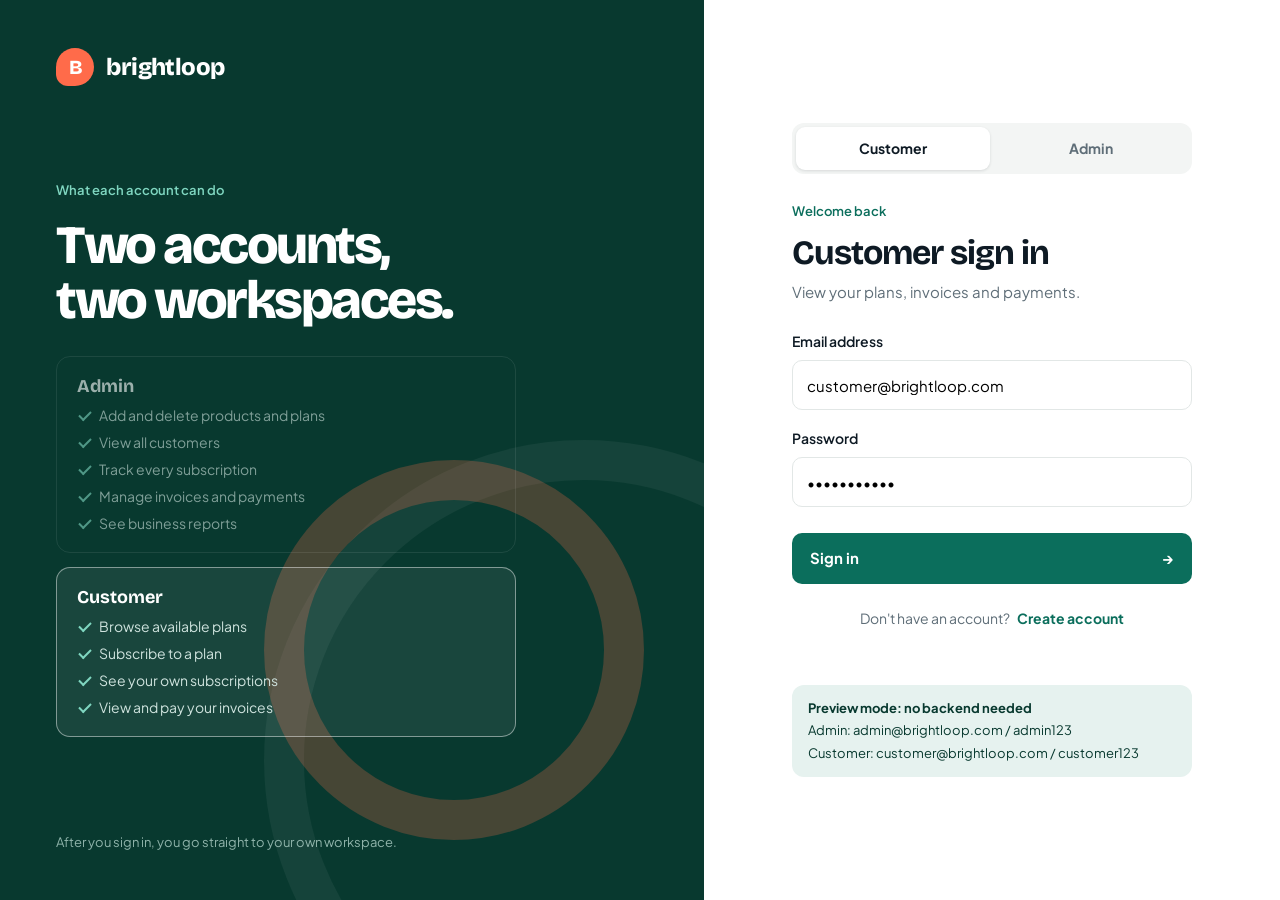
<file: index.html>
<!DOCTYPE html>
<html lang="en">
<head>
    <meta charset="UTF-8">
    <meta name="viewport" content="width=device-width, initial-scale=1.0">
    <meta name="description" content="Brightloop: manage customers, plans, invoices and subscriptions in one place.">
    <title>Brightloop | Subscription Management</title>
    <link rel="icon" href="data:image/svg+xml,<svg xmlns='http://www.w3.org/2000/svg' viewBox='0 0 100 100'><rect width='100' height='100' rx='24' fill='%235b45d6'/><text x='50' y='70' font-size='62' text-anchor='middle' fill='white' font-family='Arial' font-weight='bold'>B</text></svg>">
    <link rel="preconnect" href="https://fonts.googleapis.com">
    <link rel="preconnect" href="https://fonts.gstatic.com" crossorigin>
    <link href="https://fonts.googleapis.com/css2?family=DM+Sans:wght@400;500;600;700;800&family=Outfit:wght@400;500;600;700;800&display=swap" rel="stylesheet">
    <link rel="stylesheet" href="style.css">
</head>
<body>

    <!-- LOGIN / REGISTER -->
    <section id="auth-page" class="auth-page">
        <div class="auth-visual">
            <div class="auth-brand">
                <div class="brand-icon">B</div>
                <span>brightloop</span>
            </div>

            <div class="auth-message">
                <span class="eyebrow" id="access-eyebrow">What each account can do</span>
                <h1>Two accounts,<br>two workspaces.</h1>

                <div class="role-cards">
                    <div class="role-card" data-role="admin">
                        <h3>Admin</h3>
                        <ul>
                            <li>Add and delete products and plans</li>
                            <li>View all customers</li>
                            <li>Track every subscription</li>
                            <li>Manage invoices and payments</li>
                            <li>See business reports</li>
                        </ul>
                    </div>
                    <div class="role-card active" data-role="customer">
                        <h3>Customer</h3>
                        <ul>
                            <li>Browse available plans</li>
                            <li>Subscribe to a plan</li>
                            <li>See your own subscriptions</li>
                            <li>View and pay your invoices</li>
                        </ul>
                    </div>
                </div>
            </div>

            <div class="auth-footer">After you sign in, you go straight to your own workspace.</div>
        </div>

        <div class="auth-panel">
            <div class="auth-mobile-brand">
                <div class="brand-icon">B</div>
                <span>brightloop</span>
            </div>

            <div class="auth-box">
                <div class="role-tabs" role="tablist" aria-label="Sign in as">
                    <button type="button" class="role-tab active" data-role="customer" role="tab">Customer</button>
                    <button type="button" class="role-tab" data-role="admin" role="tab">Admin</button>
                </div>

                <span class="eyebrow" id="auth-eyebrow">Welcome back</span>
                <h2 id="auth-title">Customer sign in</h2>
                <p id="auth-description">View your plans, invoices and payments.</p>

                <form id="login-form">
                    <label for="login-email">Email address</label>
                    <input type="email" id="login-email" placeholder="you@example.com" autocomplete="email" required>

                    <label for="login-password">Password</label>
                    <input type="password" id="login-password" placeholder="Enter your password" autocomplete="current-password" required>

                    <button class="primary-button auth-submit" type="submit">
                        Sign in <span>→</span>
                    </button>
                </form>

                <form id="register-form" class="hidden">
                    <label for="register-name">Full name</label>
                    <input type="text" id="register-name" placeholder="Your name" autocomplete="name" required>

                    <label for="register-email">Email address</label>
                    <input type="email" id="register-email" placeholder="you@example.com" autocomplete="email" required>

                    <label for="register-password">Password</label>
                    <input type="password" id="register-password" placeholder="Create a password" autocomplete="new-password" minlength="6" required>

                    <button class="primary-button auth-submit" type="submit">
                        Create account <span>→</span>
                    </button>
                </form>

                <div class="auth-switch" id="auth-switch">
                    <span id="auth-switch-text">Don't have an account?</span>
                    <button type="button" id="auth-switch-button">Create account</button>
                </div>
                <div id="auth-error" class="auth-error" role="alert"></div>
                <div class="demo-hint">
                    <strong>Preview mode: no backend needed</strong>
                    <span>Admin: admin@brightloop.com / admin123</span>
                    <span>Customer: customer@brightloop.com / customer123</span>
                </div>
            </div>
        </div>
    </section>

    <!-- MAIN APPLICATION -->
    <div id="app" class="app hidden">

        <!-- SIDEBAR -->
        <aside class="sidebar">
            <div class="sidebar-brand">
                <div class="brand-icon">B</div>
                <span>brightloop</span>
            </div>

            <div class="workspace-label">WORKSPACE</div>
            <nav id="navigation" class="navigation" aria-label="Main navigation"></nav>

            <div class="sidebar-bottom">
                <div class="help-card">
                    <div class="help-icon">✦</div>
                    <strong>Need a hand?</strong>
                    <p>Your workspace, made easier.</p>
                </div>

                <button id="logout-button" class="logout-button">
                    <span>↪</span> Sign out
                </button>
            </div>
        </aside>

        <!-- MAIN CONTENT -->
        <main class="main-area">
            <header class="topbar">
                <div class="topbar-left">
                    <div class="breadcrumb" id="breadcrumb">Workspace / Overview</div>
                    <h1 id="page-heading">Overview</h1>
                </div>

                <div class="topbar-right">
                    <div class="date-label" id="current-date"></div>
                    <button type="button" class="switch-view" id="switch-view-button"></button>
                    <button class="notification-button" title="Notifications" aria-label="Notifications">
                        <svg viewBox="0 0 24 24" width="19" height="19" fill="none" stroke="currentColor" stroke-width="1.8" stroke-linecap="round" stroke-linejoin="round" aria-hidden="true"><path d="M6 8a6 6 0 0112 0c0 7 3 8 3 8H3s3-1 3-8"/><path d="M10 20a2 2 0 004 0"/></svg>
                        <span></span>
                    </button>
                    <div class="user-profile">
                        <div class="avatar" id="user-avatar">U</div>
                        <div class="user-info">
                            <strong id="logged-user">User</strong>
                            <small id="user-role">Account</small>
                        </div>
                    </div>
                </div>
            </header>

            <section id="page-content" class="page-content" aria-live="polite">
                <div class="loading-state">Loading your workspace...</div>
            </section>

            <footer class="app-footer">
                <span>© 2026 Brightloop</span>
                <span>Made for smarter business management ✦</span>
            </footer>
        </main>
    </div>

    <!-- MODAL -->
    <div id="modal" class="modal hidden" role="dialog" aria-modal="true">
        <div class="modal-backdrop" id="modal-backdrop"></div>
        <div class="modal-box">
            <div id="modal-content"></div>
        </div>
    </div>

    <!-- TOAST -->
    <div id="toast" class="toast" role="status"></div>

    <script src="script.js"></script>
</body>
</html>
</file>
<file: style.css>
/* =========================================
   BRIGHTLOOP - REDESIGNED STYLESHEET
   Replaces the old style.css completely.
========================================= */
@import url('https://fonts.googleapis.com/css2?family=Bricolage+Grotesque:opsz,wght@12..96,500;12..96,700;12..96,800&family=Plus+Jakarta+Sans:wght@400;500;600;700&display=swap');

:root {
    --bg: #f3f5f4;
    --white: #ffffff;
    --ink: #0e1a24;
    --muted: #5f6e78;
    --line: #e2e7e6;
    --brand: #0b6e5c;
    --brand-deep: #08392f;
    --brand-soft: #e6f2ef;
    --coral: #ff6b4a;
    --green: #0b8a5f;
    --amber: #b7791f;
    --red: #c0392b;
    --purple: var(--brand);
    --blue: var(--brand);
    --orange: var(--amber);
    --border: var(--line);
    --radius: 14px;
    --display: 'Bricolage Grotesque', sans-serif;
    --body: 'Plus Jakarta Sans', system-ui, sans-serif;
}

* { box-sizing: border-box; margin: 0; padding: 0; }

body {
    font-family: var(--body);
    background: var(--bg);
    color: var(--ink);
    min-height: 100vh;
    font-size: 15px;
    line-height: 1.5;
    -webkit-font-smoothing: antialiased;
}

button, input, select, textarea { font: inherit; }
button { cursor: pointer; }
.hidden { display: none !important; }

:focus-visible { outline: 2px solid var(--brand); outline-offset: 2px; }

/* ---------- AUTH ---------- */
.auth-page { min-height: 100vh; display: grid; grid-template-columns: 1.1fr .9fr; background: var(--white); }

.auth-visual {
    background: var(--brand-deep);
    color: #fff;
    padding: 48px 8%;
    display: flex;
    flex-direction: column;
    justify-content: space-between;
    position: relative;
    overflow: hidden;
}
.auth-visual::before, .auth-visual::after {
    content: ""; position: absolute; border-radius: 50%; pointer-events: none;
    border: 40px solid rgba(255,255,255,.05);
}
.auth-visual::before { width: 560px; height: 560px; right: -200px; bottom: -180px; }
.auth-visual::after { width: 300px; height: 300px; right: 60px; bottom: 60px; border-color: rgba(255,107,74,.25); }

.auth-brand, .sidebar-brand, .auth-mobile-brand {
    display: flex; align-items: center; gap: 12px;
    font-family: var(--display); font-size: 24px; font-weight: 800; letter-spacing: -.6px;
}
.brand-icon {
    width: 38px; height: 38px; display: grid; place-items: center;
    background: var(--coral); color: #fff; border-radius: 50% 50% 50% 12px;
    font-family: var(--display); font-weight: 800; font-size: 20px;
}

.auth-message { position: relative; z-index: 1; max-width: 540px; margin: auto 0; padding: 60px 0; }
.eyebrow { display: block; font-size: 13px; font-weight: 600; color: #7fd6c0; text-transform: lowercase; }
.eyebrow::first-letter { text-transform: uppercase; }
.auth-message h1 {
    font: 800 clamp(44px, 5.4vw, 74px)/1.02 var(--display);
    letter-spacing: -2.5px; margin: 18px 0 22px;
}
.auth-message h1 span { color: #fff; box-shadow: inset 0 -.28em 0 rgba(255,107,74,.75); }
.auth-message p { color: #b9d3cc; line-height: 1.7; max-width: 420px; font-size: 17px; }
.auth-decoration { display: none; }
.auth-footer { color: #8fb3aa; font-size: 13px; position: relative; z-index: 1; }

.auth-panel { display: grid; place-items: center; padding: 40px; }
.auth-box { width: 100%; max-width: 400px; }
.auth-box .eyebrow { color: var(--brand); }
.auth-box h2 { font: 700 34px var(--display); margin: 10px 0 8px; letter-spacing: -1px; }
.auth-box > p { color: var(--muted); margin-bottom: 28px; }
.auth-box label { display: block; font-size: 14px; font-weight: 600; margin: 18px 0 8px; }
.auth-box input {
    width: 100%; height: 50px; border: 1.5px solid var(--line); border-radius: 10px;
    padding: 0 14px; outline: none; background: #fff; transition: border-color .15s, box-shadow .15s;
}
.auth-box input:focus { border-color: var(--brand); box-shadow: 0 0 0 4px rgba(11,110,92,.12); }

.primary-button {
    border: none; background: var(--brand); color: #fff; border-radius: 10px;
    padding: 14px 18px; font-weight: 700; transition: background .15s, transform .1s;
}
.primary-button:hover { background: var(--brand-deep); }
.primary-button:active { transform: scale(.985); }
.primary-button:disabled, .action-button:disabled { opacity: .6; cursor: not-allowed; }
.auth-submit { width: 100%; margin-top: 26px; display: flex; justify-content: space-between; }

.auth-switch { text-align: center; margin-top: 24px; font-size: 14px; color: var(--muted); }
.auth-switch button { border: none; background: none; color: var(--brand); font-weight: 700; margin-left: 5px; }
.auth-error { color: var(--red); font-size: 14px; margin-top: 14px; min-height: 20px; }
.auth-mobile-brand { display: none; }

/* ---------- APP LAYOUT ---------- */
.app { min-height: 100vh; display: flex; }

.sidebar {
    width: 250px; min-width: 250px; background: var(--white); border-right: 1px solid var(--line);
    display: flex; flex-direction: column; padding: 26px 16px 18px; min-height: 100vh;
    position: sticky; top: 0; height: 100vh;
}
.sidebar-brand { padding: 0 10px 34px; font-size: 22px; color: var(--ink); }
.workspace-label { color: var(--muted); font-size: 12px; font-weight: 600; padding: 0 12px 10px; text-transform: lowercase; }
.workspace-label::first-letter { text-transform: uppercase; }

.navigation { display: flex; flex-direction: column; gap: 4px; }
.nav-item {
    width: 100%; display: flex; align-items: center; gap: 12px; color: var(--muted);
    background: transparent; border: none; border-radius: 10px; padding: 11px 12px;
    font-size: 14px; font-weight: 600; text-align: left; transition: background .15s, color .15s;
}
.nav-item:hover { background: var(--bg); color: var(--ink); }
.nav-item.active { background: var(--ink); color: #fff; }
.nav-icon { width: 20px; display: grid; place-items: center; font-size: 16px; }
.nav-icon svg, .stat-icon svg {
    width: 18px; height: 18px; stroke: currentColor; fill: none;
    stroke-width: 1.8; stroke-linecap: round; stroke-linejoin: round;
}

.sidebar-bottom { margin-top: auto; }
.help-card { background: var(--brand-soft); padding: 16px; border-radius: 12px; margin-bottom: 14px; }
.help-icon { color: var(--brand); font-size: 18px; margin-bottom: 6px; }
.help-card strong { font: 700 14px var(--display); }
.help-card p { font-size: 12px; color: var(--muted); margin-top: 3px; }
.logout-button {
    border: none; background: none; color: var(--muted); display: flex; gap: 10px; align-items: center;
    padding: 11px 12px; width: 100%; font-size: 14px; font-weight: 600; border-radius: 10px;
}
.logout-button:hover { background: #fdecea; color: var(--red); }

/* ---------- MAIN ---------- */
.main-area { min-width: 0; flex: 1; padding: 0 40px; display: flex; flex-direction: column; }
.topbar { min-height: 96px; display: flex; align-items: center; justify-content: space-between; gap: 20px; }
.breadcrumb { font-size: 13px; color: var(--muted); margin-bottom: 4px; }
.topbar h1 { font: 800 30px var(--display); letter-spacing: -1px; }
.topbar-right { display: flex; align-items: center; gap: 16px; }
.date-label { font-size: 13px; color: var(--muted); }
.notification-button {
    width: 42px; height: 42px; background: #fff; border: 1px solid var(--line); border-radius: 50%;
    display: grid; place-items: center; position: relative; color: var(--ink);
}
.notification-button span { width: 8px; height: 8px; background: var(--coral); border-radius: 50%; position: absolute; top: 9px; right: 10px; border: 2px solid #fff; box-sizing: content-box; }
.user-profile { display: flex; align-items: center; gap: 10px; }
.avatar {
    width: 42px; height: 42px; border-radius: 50%; display: grid; place-items: center;
    background: var(--brand); color: #fff; font-weight: 700;
}
.user-info strong, .user-info small { display: block; }
.user-info strong { font-size: 14px; }
.user-info small { color: var(--muted); font-size: 12px; }

.page-content { padding: 8px 0 32px; flex: 1; min-width: 0; }
.app-footer { padding: 18px 0; border-top: 1px solid var(--line); display: flex; justify-content: space-between; color: var(--muted); font-size: 12px; }

/* ---------- BANNER ---------- */
.welcome-banner {
    background: var(--brand-deep); color: #fff; border-radius: 18px; padding: 32px 36px;
    min-height: 150px; display: flex; align-items: center; justify-content: space-between;
    position: relative; overflow: hidden; margin-bottom: 22px;
}
.welcome-banner::after {
    content: ""; position: absolute; width: 260px; height: 260px; border-radius: 50%;
    right: -40px; top: -90px; border: 34px solid rgba(255,255,255,.06);
}
.welcome-banner > * { position: relative; z-index: 1; }
.welcome-banner h2 { font: 800 30px var(--display); letter-spacing: -1px; margin-bottom: 6px; }
.welcome-banner p { color: #b9d3cc; font-size: 15px; }
.banner-tag { background: rgba(255,255,255,.1); padding: 10px 16px; border-radius: 99px; font-size: 13px; font-weight: 600; }

/* ---------- STATS: one joined strip, not four cards ---------- */
.stats-grid {
    display: grid; grid-template-columns: repeat(4, minmax(0, 1fr)); gap: 1px;
    background: var(--line); border: 1px solid var(--line); border-radius: var(--radius);
    overflow: hidden; margin-bottom: 22px;
}
.stat-card { background: #fff; padding: 22px 24px; }
.stat-top { margin-bottom: 14px; }
.stat-icon { width: 36px; height: 36px; border-radius: 10px; display: grid; place-items: center; background: var(--brand-soft); color: var(--brand); font-size: 16px; }
.stat-label { font-size: 14px; color: var(--muted); }
.stat-value { font: 800 32px var(--display); letter-spacing: -1px; margin-top: 4px; font-variant-numeric: tabular-nums; }

/* ---------- PANELS ---------- */
.dashboard-grid { display: grid; grid-template-columns: 1.5fr 1fr; gap: 20px; margin-bottom: 22px; }
.panel, .table-panel, .product-card {
    background: #fff; border: 1px solid var(--line); border-radius: var(--radius);
}
.panel { padding: 24px; min-width: 0; }
.panel-heading { display: flex; align-items: center; justify-content: space-between; gap: 10px; margin-bottom: 20px; }
.panel-heading h3, .table-toolbar h3 { font: 700 19px var(--display); letter-spacing: -.3px; }
.panel-heading p { color: var(--muted); font-size: 13px; margin-top: 2px; }
.panel-link { border: none; background: none; color: var(--brand); font-size: 14px; font-weight: 700; }
.panel-link:hover { text-decoration: underline; }

.chart-placeholder { min-height: 190px; display: flex; align-items: end; justify-content: space-around; gap: 10px; border-bottom: 1px solid var(--line); }
.chart-column { flex: 1; display: flex; align-items: center; flex-direction: column; justify-content: end; height: 180px; gap: 8px; }
.chart-bar { width: min(30px, 75%); min-height: 5px; background: var(--brand); border-radius: 6px 6px 0 0; }
.chart-column small { color: var(--muted); font-size: 12px; }

.status-chart { display: flex; flex-direction: column; gap: 18px; padding: 6px 0; }
.status-row { display: grid; grid-template-columns: 90px 1fr 36px; align-items: center; gap: 12px; font-size: 14px; font-weight: 500; }
.status-row .track { height: 10px; background: var(--bg); border-radius: 99px; overflow: hidden; }
.status-row .fill { height: 100%; border-radius: 99px; background: var(--brand); }
.status-row .fill.pending { background: #e3a53b; }
.status-row .fill.cancelled { background: var(--coral); }
.status-row b { text-align: right; font-variant-numeric: tabular-nums; }

.activity-list { display: flex; flex-direction: column; gap: 6px; }
.activity-item { display: flex; align-items: center; gap: 12px; padding: 10px; border-radius: 10px; }
.activity-item[onclick]:hover { background: var(--bg); }
.activity-icon { width: 38px; height: 38px; border-radius: 10px; display: grid; place-items: center; flex-shrink: 0; background: var(--brand-soft); color: var(--brand); }
.activity-icon svg { width: 18px; height: 18px; stroke: currentColor; fill: none; stroke-width: 1.8; stroke-linecap: round; stroke-linejoin: round; }
.activity-text { flex: 1; min-width: 0; }
.activity-text strong { display: block; font-size: 14px; }
.activity-text small { display: block; color: var(--muted); font-size: 12px; margin-top: 2px; }

/* ---------- TABLES ---------- */
.table-panel { overflow: hidden; }
.table-toolbar { display: flex; align-items: center; justify-content: space-between; padding: 20px 24px; gap: 14px; flex-wrap: wrap; }
.toolbar-actions { display: flex; gap: 10px; flex-wrap: wrap; }
.search-input, .filter-select {
    border: 1.5px solid var(--line); background: #fff; border-radius: 10px; padding: 10px 14px;
    font-size: 14px; min-width: 230px; outline: none;
}
.search-input:focus, .filter-select:focus { border-color: var(--brand); }
.action-button {
    border: none; background: var(--brand); color: #fff; border-radius: 10px;
    padding: 10px 18px; font-size: 14px; font-weight: 700; transition: background .15s;
}
.action-button:hover { background: var(--brand-deep); }

.table-scroll { overflow: auto; max-height: 65vh; }
table { width: 100%; border-collapse: collapse; white-space: nowrap; }
th {
    background: var(--bg); color: var(--muted); font-size: 13px; font-weight: 600;
    padding: 12px 24px; text-align: left; position: sticky; top: 0; z-index: 1;
}
td { padding: 16px 24px; border-top: 1px solid var(--line); font-size: 14px; font-variant-numeric: tabular-nums; }
tbody tr:hover { background: #fafcfb; }

.status { display: inline-flex; align-items: center; gap: 7px; padding: 5px 12px; border-radius: 99px; font-size: 12px; font-weight: 700; text-transform: capitalize; }
.status::before { content: ""; width: 6px; height: 6px; border-radius: 50%; background: currentColor; }
.status.active, .status.paid { color: var(--green); background: #e3f5ed; }
.status.pending { color: var(--amber); background: #fdf1da; }
.status.cancelled, .status.overdue { color: var(--red); background: #fbe9e6; }

.row-action { border: none; background: var(--brand-soft); color: var(--brand); padding: 8px 14px; border-radius: 8px; font-size: 13px; font-weight: 700; }
.row-action:hover { background: #d4e9e4; }
.danger-action { background: #fbe9e6; color: var(--red); }
.danger-action:hover { background: #f6d6d1; }

/* ---------- PLAN CARDS ---------- */
.cards-grid { display: grid; grid-template-columns: repeat(3, minmax(0, 1fr)); gap: 18px; }
.product-card { padding: 24px; display: flex; flex-direction: column; transition: border-color .15s; }
.product-card:hover { border-color: var(--brand); }
.product-card-icon { width: 44px; height: 44px; border-radius: 12px; display: grid; place-items: center; background: var(--brand-soft); color: var(--brand); font-size: 20px; margin-bottom: 18px; }
.product-card h3 { font: 700 20px var(--display); margin-bottom: 6px; }
.product-card p { font-size: 14px; color: var(--muted); line-height: 1.6; }
.product-price { font: 800 30px var(--display); letter-spacing: -1px; margin: 20px 0; }
.product-price small { font: 500 13px var(--body); color: var(--muted); letter-spacing: 0; }
.product-card .action-button { width: 100%; margin-top: auto; padding: 12px; }

/* ---------- MODAL ---------- */
.modal { position: fixed; inset: 0; z-index: 100; display: grid; place-items: center; padding: 20px; }
.modal-backdrop { position: absolute; inset: 0; background: rgba(8,26,22,.55); backdrop-filter: blur(4px); }
.modal-box {
    position: relative; background: #fff; border-radius: 18px; width: 100%; max-width: 480px;
    max-height: 90vh; overflow-y: auto; padding: 30px; box-shadow: 0 30px 80px rgba(8,26,22,.25);
    animation: pop .18s ease;
}
@keyframes pop { from { opacity: 0; transform: translateY(8px) scale(.98); } to { opacity: 1; transform: none; } }
.modal-box h2 { font: 800 24px var(--display); letter-spacing: -.6px; margin-bottom: 8px; }
.modal-box label { display: block; font-size: 14px; font-weight: 600; margin: 16px 0 7px; }
.modal-box input, .modal-box select, .modal-box textarea {
    width: 100%; border: 1.5px solid var(--line); border-radius: 10px; padding: 12px 14px;
    outline: none; background: #fff; font-size: 15px;
}
.modal-box input:focus, .modal-box select:focus, .modal-box textarea:focus { border-color: var(--brand); box-shadow: 0 0 0 4px rgba(11,110,92,.1); }
.modal-actions { display: flex; justify-content: flex-end; gap: 10px; margin-top: 26px; }
.secondary-button { border: 1.5px solid var(--line); background: #fff; color: var(--ink); padding: 10px 18px; border-radius: 10px; font-size: 14px; font-weight: 700; }
.secondary-button:hover { background: var(--bg); }

/* ---------- STATES ---------- */
.empty-state { text-align: center; padding: 56px 20px; color: var(--muted); font-size: 14px; }
.empty-state h3 { color: var(--ink); font: 700 20px var(--display); margin-bottom: 8px; }
.empty-state p { max-width: 340px; margin: 0 auto 18px; line-height: 1.6; }
.loading-state { padding: 0; color: var(--muted); }
.skeleton { display: grid; gap: 14px; }
.skeleton i {
    display: block; height: 90px; border-radius: var(--radius);
    background: linear-gradient(90deg, #e9eeed 25%, #f5f8f7 50%, #e9eeed 75%);
    background-size: 200% 100%; animation: shimmer 1.2s infinite;
}
@keyframes shimmer { to { background-position: -200% 0; } }

.toast {
    position: fixed; bottom: 24px; right: 24px; background: var(--ink); color: #fff;
    padding: 14px 20px; border-radius: 12px; font-size: 14px; font-weight: 500;
    border-left: 4px solid #3fd1a1; box-shadow: 0 12px 30px rgba(0,0,0,.2);
    opacity: 0; transform: translateY(12px); transition: .25s; z-index: 200; pointer-events: none;
}
.toast.show { opacity: 1; transform: none; }
.toast.error { border-left-color: var(--coral); }

/* ---------- RESPONSIVE ---------- */
@media (max-width: 1100px) {
    .sidebar { width: 210px; min-width: 210px; }
    .main-area { padding: 0 24px; }
    .stats-grid { grid-template-columns: repeat(2, 1fr); }
    .cards-grid { grid-template-columns: repeat(2, 1fr); }
    .dashboard-grid { grid-template-columns: 1fr; }
}

@media (max-width: 760px) {
    .auth-page { grid-template-columns: 1fr; }
    .auth-visual { display: none; }
    .auth-panel { min-height: 100vh; padding: 25px; align-content: center; }
    .auth-mobile-brand { display: flex; margin-bottom: 40px; font-size: 22px; }
    .app { display: block; }
    .sidebar { width: 100%; min-width: 0; height: auto; min-height: auto; position: static; padding: 14px 14px 10px; border-right: none; border-bottom: 1px solid var(--line); }
    .sidebar-brand { padding: 0 4px 12px; }
    .workspace-label, .sidebar-bottom, .help-card { display: none; }
    .navigation { flex-direction: row; overflow-x: auto; padding-bottom: 4px; }
    .nav-item { width: auto; flex-shrink: 0; padding: 10px 14px; }
    .main-area { padding: 0 16px; }
    .topbar { min-height: 80px; }
    .topbar h1 { font-size: 24px; }
    .date-label, .user-info, .banner-tag { display: none; }
    .cards-grid { grid-template-columns: 1fr; }
    .welcome-banner { padding: 24px; }
    .welcome-banner h2 { font-size: 24px; }
    .search-input { min-width: 0; width: 100%; }
    .toolbar-actions { width: 100%; }
    td, th { padding-left: 14px; padding-right: 14px; }
    .app-footer { gap: 8px; flex-wrap: wrap; }
}

@media (max-width: 440px) {
    .stat-card { padding: 16px; }
    .stat-value { font-size: 24px; }
}

@media (prefers-reduced-motion: reduce) {
    *, *::before, *::after { animation: none !important; transition: none !important; }
}

/* ---------- LOGIN: ROLE TABS AND ACCESS CARDS ---------- */
.role-tabs {
    display: grid; grid-template-columns: 1fr 1fr; gap: 4px; padding: 4px;
    background: var(--bg); border-radius: 12px; margin-bottom: 28px;
}
.role-tab {
    border: none; background: transparent; color: var(--muted); padding: 11px;
    border-radius: 9px; font-weight: 700; font-size: 14px; transition: background .15s, color .15s;
}
.role-tab:hover { color: var(--ink); }
.role-tab.active { background: #fff; color: var(--ink); box-shadow: 0 1px 3px rgba(14,26,36,.12); }

.auth-message h1 { font-size: clamp(36px, 4.2vw, 56px); margin-bottom: 28px; }
.role-cards { display: grid; gap: 14px; max-width: 460px; }
.role-card {
    border: 1px solid rgba(255,255,255,.14); border-radius: 14px; padding: 18px 20px;
    opacity: .6; transition: opacity .2s, border-color .2s, background .2s;
}
.role-card.active { opacity: 1; border-color: rgba(255,255,255,.45); background: rgba(255,255,255,.07); }
.role-card h3 { font: 700 18px var(--display); margin-bottom: 8px; }
.role-card ul { list-style: none; display: grid; gap: 6px; }
.role-card li { font-size: 14px; color: #cfe3de; padding-left: 22px; position: relative; }
.role-card li::before {
    content: ""; position: absolute; left: 2px; top: 6px; width: 10px; height: 5px;
    border-left: 2px solid #7fd6c0; border-bottom: 2px solid #7fd6c0; transform: rotate(-45deg);
}

.demo-hint { margin-top: 22px; padding: 14px 16px; background: var(--brand-soft); border-radius: 12px; font-size: 13px; color: var(--brand-deep); display: grid; gap: 3px; }

.switch-view {
    border: 1.5px solid var(--line); background: #fff; color: var(--ink);
    padding: 9px 16px; border-radius: 99px; font-size: 13px; font-weight: 700;
    transition: border-color .15s, background .15s;
}
.switch-view:hover { border-color: var(--brand); background: var(--brand-soft); }
@media (max-width: 760px) { .switch-view { padding: 8px 12px; font-size: 12px; } }

/* ---------- INVOICE DETAILS ---------- */
.modal-box.wide { max-width: 720px; }
.invoice-head { display: flex; justify-content: space-between; align-items: flex-start; gap: 12px; margin-bottom: 20px; }
.invoice-brand { font: 800 15px var(--display); color: var(--brand); letter-spacing: -.3px; }
.invoice-head h2 { margin: 2px 0 0; }
.invoice-meta { display: grid; grid-template-columns: 1.4fr 1fr 1fr; gap: 16px; padding: 16px 0; border-top: 1px solid var(--line); border-bottom: 1px solid var(--line); margin-bottom: 18px; }
.invoice-meta small { display: block; color: var(--muted); font-size: 12px; margin-bottom: 3px; }
.invoice-meta strong { display: block; font-size: 15px; }
.invoice-meta span { display: block; color: var(--muted); font-size: 13px; }
.invoice-scroll { max-height: none; border: 1px solid var(--line); border-radius: 12px; }
.invoice-items th, .invoice-items td { padding: 12px 16px; }
.invoice-items .num { text-align: right; }
.invoice-items td { white-space: normal; }
.invoice-totals { margin: 18px 0 0 auto; max-width: 320px; display: grid; gap: 8px; }
.total-row { display: flex; justify-content: space-between; gap: 20px; font-size: 14px; color: var(--muted); }
.total-row strong { color: var(--ink); font-variant-numeric: tabular-nums; }
.total-row.discount strong { color: var(--green); }
.total-row.muted { font-size: 12px; }
.total-row.grand { border-top: 2px solid var(--ink); padding-top: 12px; margin-top: 4px; font-size: 17px; color: var(--ink); font-weight: 700; }
.total-row.grand strong { font: 800 22px var(--display); }
.invoice-edit { display: flex; gap: 12px; align-items: flex-end; flex-wrap: wrap; margin-top: 22px; padding: 14px 16px; background: var(--bg); border-radius: 12px; }
.invoice-edit label { margin: 0; font-size: 13px; display: grid; gap: 6px; }
.invoice-edit input { width: 110px; }
.switch-view { white-space: nowrap; }
@media (max-width: 1100px) { .date-label { display: none; } }
@media (max-width: 560px) { .invoice-meta { grid-template-columns: 1fr 1fr; } .invoice-meta > div:first-child { grid-column: 1 / -1; } }
@media print {
    body > *:not(#modal) { display: none !important; }
    .modal { position: static; padding: 0; display: block !important; }
    .modal-backdrop, .no-print { display: none !important; }
    .modal-box { box-shadow: none; max-width: none; max-height: none; overflow: visible; padding: 0; animation: none; }
}
</file>
